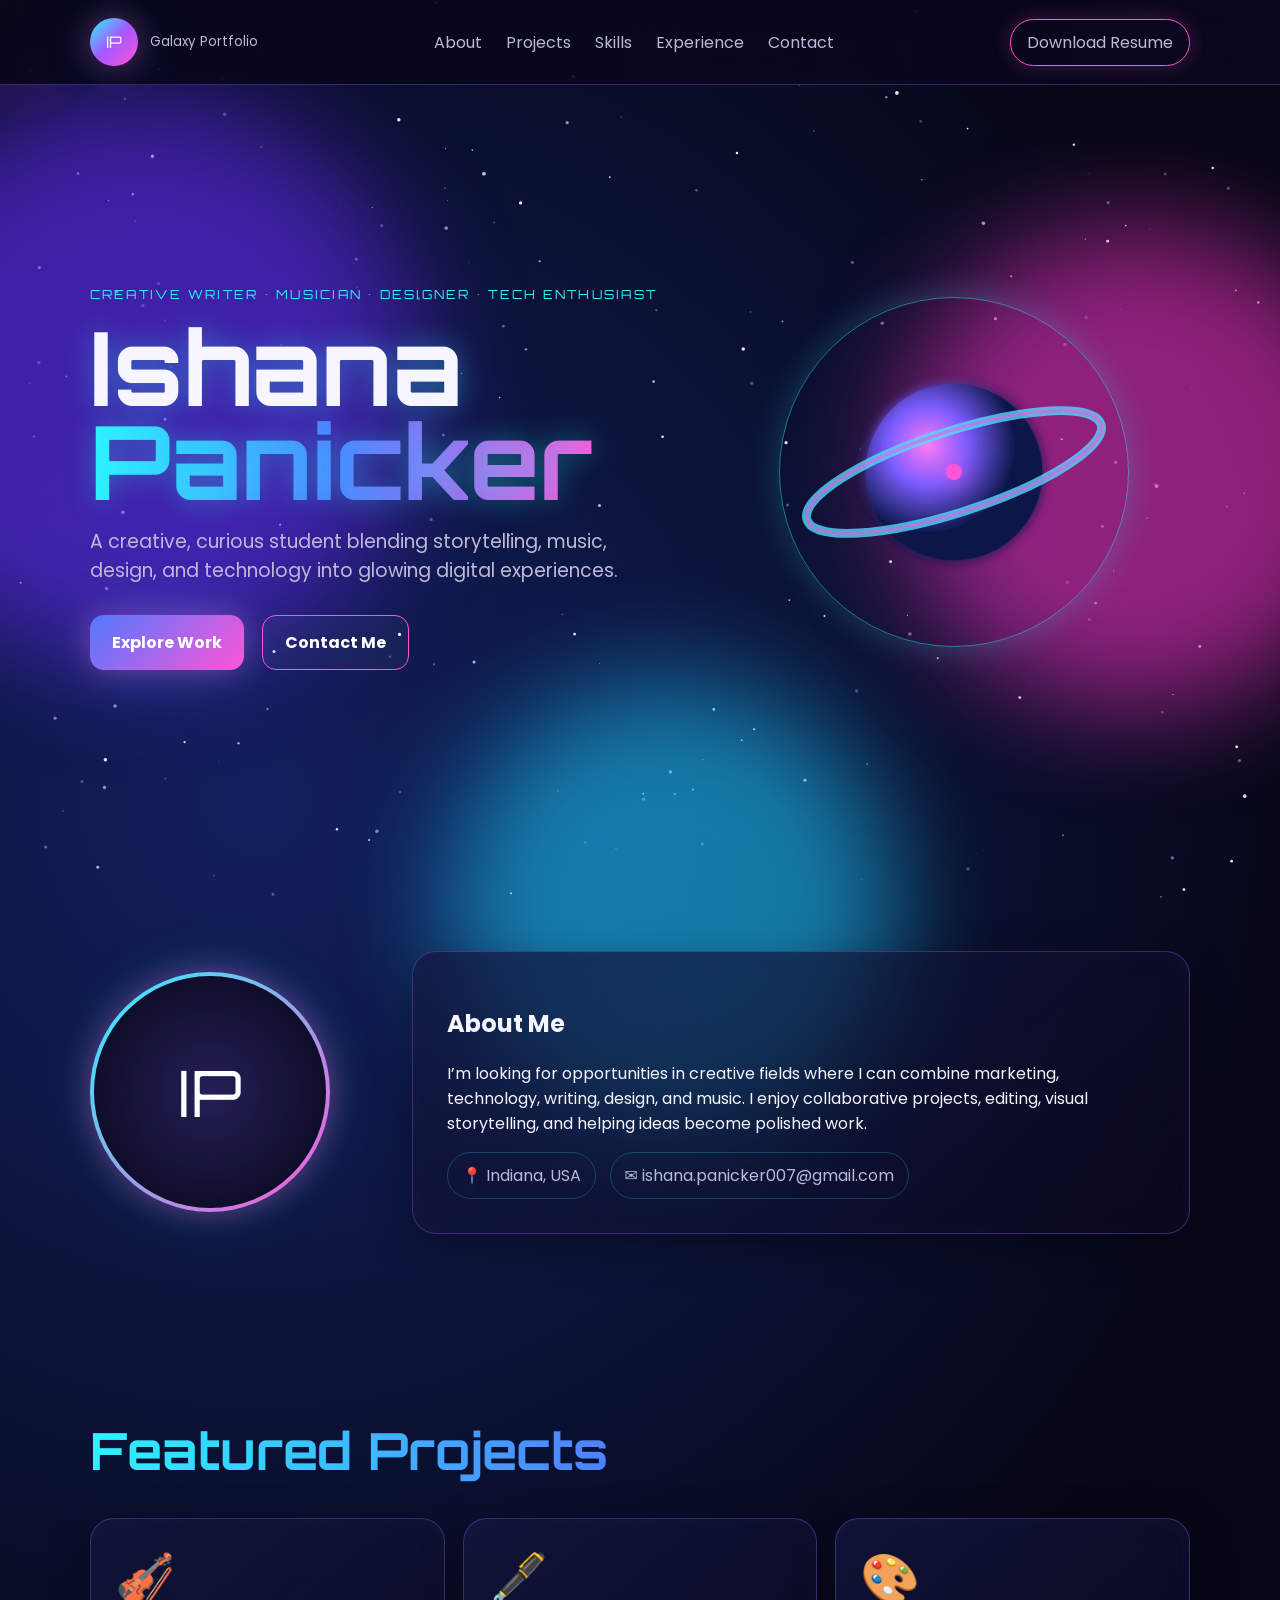
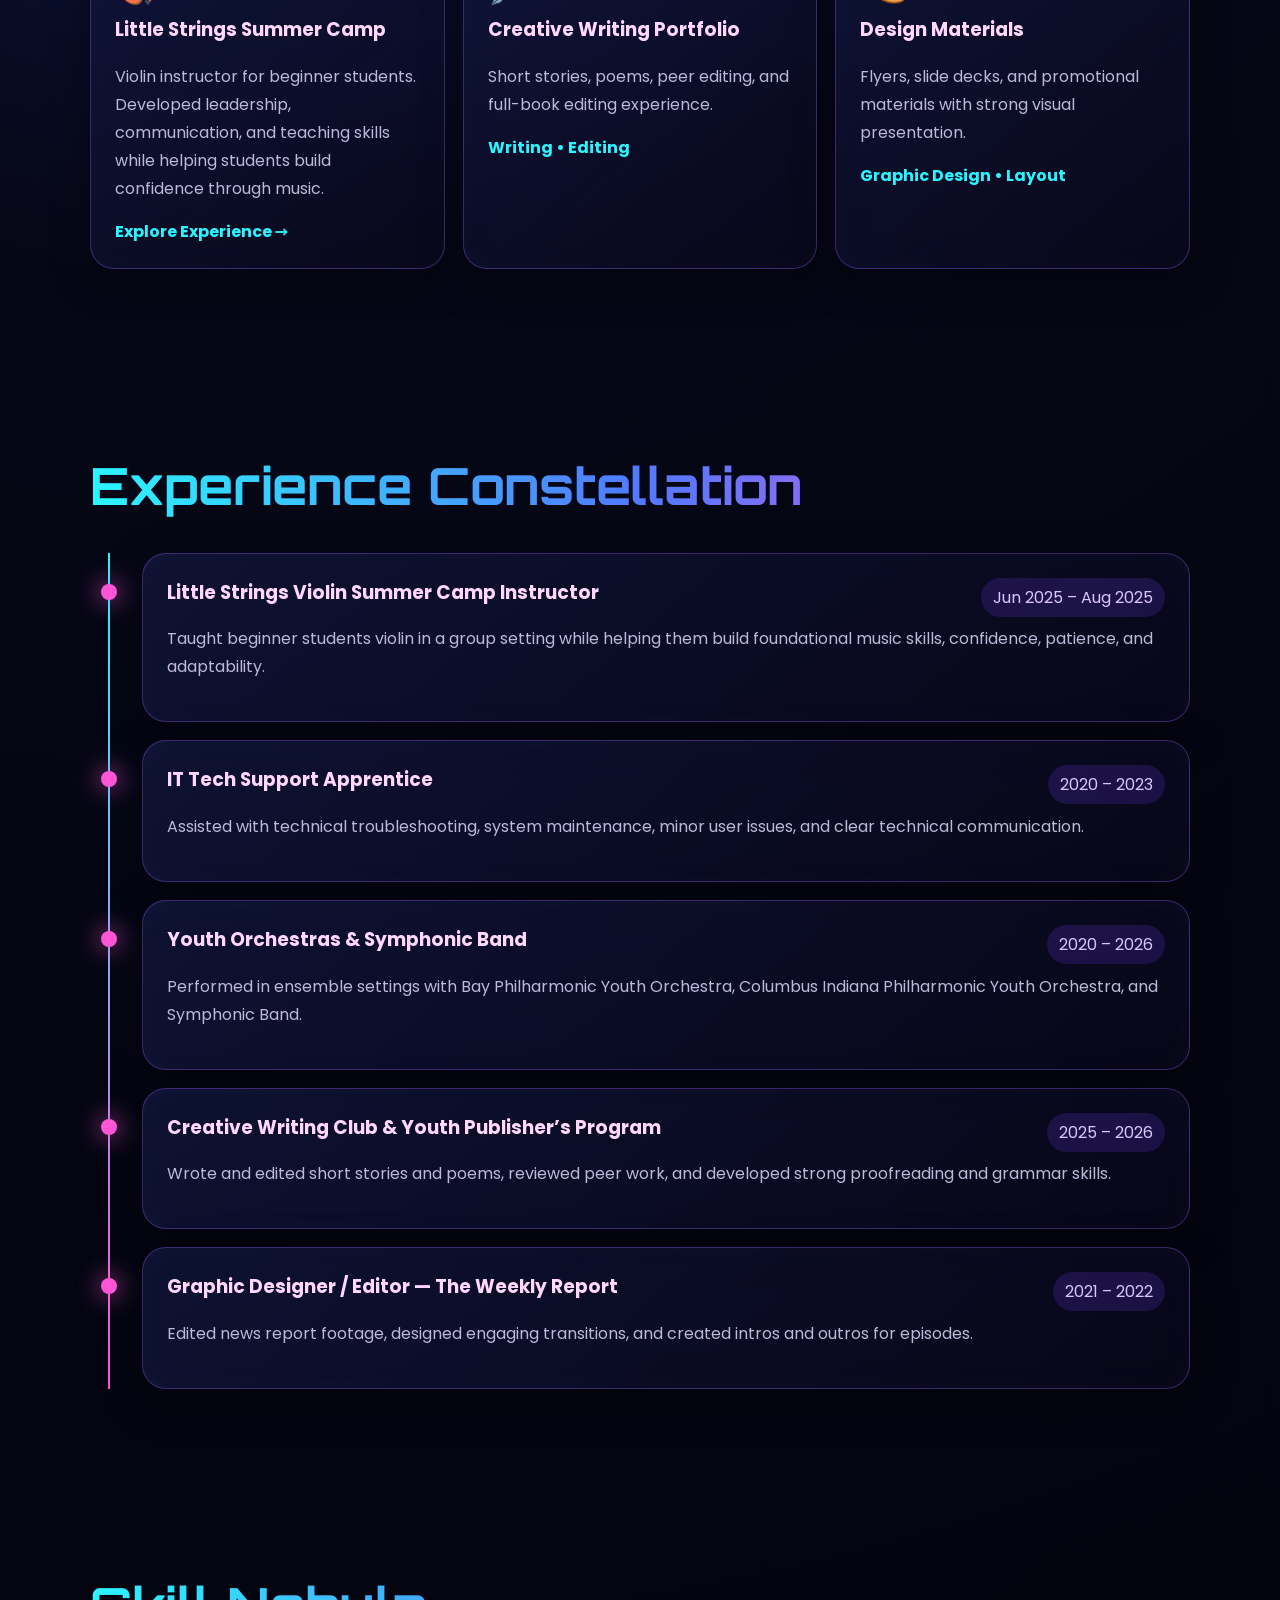
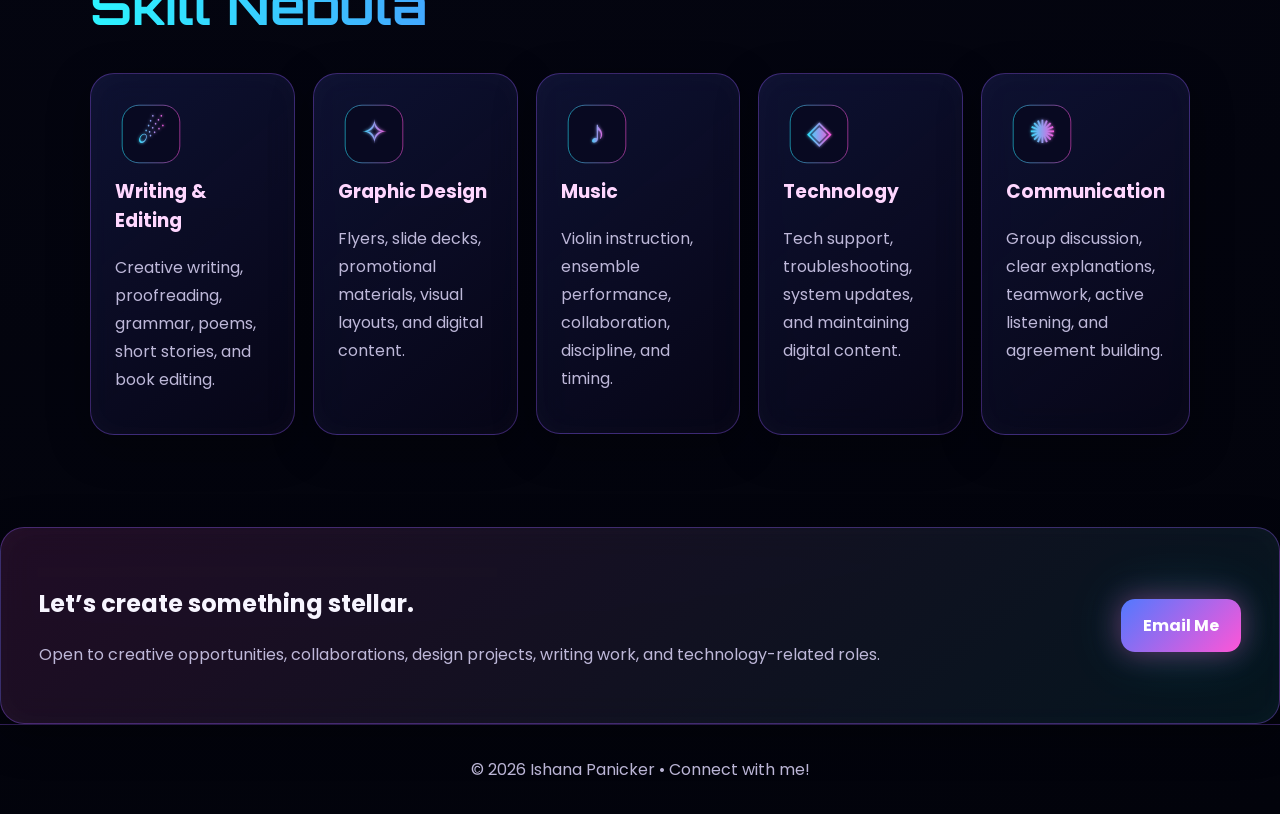
<file: index.html>
<!doctype html>
<html lang="en">
<head>
  <meta charset="utf-8" />
  <meta name="viewport" content="width=device-width, initial-scale=1" />
  <title>Ishana Panicker | Galaxy Portfolio</title>
  <meta name="description" content="Creative portfolio for Ishana Panicker: writing, music, design, and technology." />
  <link rel="preconnect" href="https://fonts.googleapis.com">
  <link rel="preconnect" href="https://fonts.gstatic.com" crossorigin>
  <link href="https://fonts.googleapis.com/css2?family=Orbitron:wght@500;700;900&family=Poppins:wght@300;400;600;700&display=swap" rel="stylesheet">
  <link rel="stylesheet" href="assets/css/galaxy.css" />
  <link rel="stylesheet" href="assets/css/animations.css" />
</head>
<body>
  <canvas id="starfield" aria-hidden="true"></canvas>
  <div class="nebula nebula-one"></div><div class="nebula nebula-two"></div><div class="nebula nebula-three"></div>
  <div class="cursor-glow" id="cursorGlow"></div>

  <header class="topbar">
    <a class="logo" href="#home"><span>IP</span><small>Galaxy Portfolio</small></a>
    <nav>
      <a href="#about">About</a><a href="#projects">Projects</a><a href="#skills">Skills</a><a href="#experience">Experience</a><a href="#contact">Contact</a>
    </nav>
    <a class="resume-link" href="documents/resume.pdf" download>Download Resume</a>
  </header>

  <main>
    <section id="home" class="hero section">
      <div class="hero-copy reveal">
        <p class="eyebrow">Creative Writer • Musician • Designer • Tech Enthusiast</p>
        <h1>Ishana <span>Panicker</span></h1>
        <p class="subtitle">A creative, curious student blending storytelling, music, design, and technology into glowing digital experiences.</p>
        <div class="actions">
          <a href="#projects" class="btn primary">Explore Work</a>
          <a href="#contact" class="btn ghost">Contact Me</a>
        </div>
      </div>
      <div class="hero-art reveal delay-1">
        <img src="assets/images/planet.svg" alt="Neon galaxy planet" />
        <div class="orbit-ring"></div><div class="moon-dot"></div>
      </div>
    </section>

    <section id="about" class="section about-grid">
      <div class="portrait reveal"><div class="portrait-inner">IP</div></div>
      <div class="glass-card reveal delay-1">
        <h2>About Me</h2>
        <p>I’m looking for opportunities in creative fields where I can combine marketing, technology, writing, design, and music. I enjoy collaborative projects, editing, visual storytelling, and helping ideas become polished work.</p>
        <div class="info-pills"><span>📍 Indiana, USA</span><span>✉️ ishana.panicker007@gmail.com</span></div>
      </div>
    </section>
     <section id="projects" class="section">
      <h2 class="section-title reveal">Featured Projects</h2>
      <div class="project-grid">
       <a href="little-strings.html" class="card-link">
  <div class="project-card reveal">
    <div class="project-icon">🎻</div>
    <h3>Little Strings Summer Camp</h3>
    <p>
      Violin instructor for beginner students. Developed leadership,
      communication, and teaching skills while helping students build
      confidence through music.
    </p>
    <span>Explore Experience →</span>
  </div>
</a>
        <article class="project-card reveal"><div class="project-icon">🖋️</div><h3>Creative Writing Portfolio</h3><p>Short stories, poems, peer editing, and full-book editing experience.</p><span>Writing • Editing</span></article>
        <article class="project-card reveal"><div class="project-icon">🎨</div><h3>Design Materials</h3><p>Flyers, slide decks, and promotional materials with strong visual presentation.</p><span>Graphic Design • Layout</span></article>
      </div>
    </section>

    <section id="experience" class="section">
      <h2 class="section-title reveal">Experience Constellation</h2>
      <div class="timeline">
        <article class="timeline-card reveal"><span class="date">Jun 2025 – Aug 2025</span><h3>Little Strings Violin Summer Camp Instructor</h3><p>Taught beginner students violin in a group setting while helping them build foundational music skills, confidence, patience, and adaptability.</p></article>
        <article class="timeline-card reveal"><span class="date">2020 – 2023</span><h3>IT Tech Support Apprentice</h3><p>Assisted with technical troubleshooting, system maintenance, minor user issues, and clear technical communication.</p></article>
        <article class="timeline-card reveal"><span class="date">2020 – 2026</span><h3>Youth Orchestras & Symphonic Band</h3><p>Performed in ensemble settings with Bay Philharmonic Youth Orchestra, Columbus Indiana Philharmonic Youth Orchestra, and Symphonic Band.</p></article>
        <article class="timeline-card reveal"><span class="date">2025 – 2026</span><h3>Creative Writing Club & Youth Publisher’s Program</h3><p>Wrote and edited short stories and poems, reviewed peer work, and developed strong proofreading and grammar skills.</p></article>
        <article class="timeline-card reveal"><span class="date">2021 – 2022</span><h3>Graphic Designer / Editor — The Weekly Report</h3><p>Edited news report footage, designed engaging transitions, and created intros and outros for episodes.</p></article>
      </div>
    </section>

    <section id="skills" class="section">
      <h2 class="section-title reveal">Skill Nebula</h2>
      <div class="skills-grid">
        <div class="skill-card reveal"><img src="assets/icons/write.svg" alt=""><h3>Writing & Editing</h3><p>Creative writing, proofreading, grammar, poems, short stories, and book editing.</p></div>
        <div class="skill-card reveal"><img src="assets/icons/palette.svg" alt=""><h3>Graphic Design</h3><p>Flyers, slide decks, promotional materials, visual layouts, and digital content.</p></div>
      <a href="music.html" class="card-link">
    <div class="skill-card reveal">
        <img src="assets/icons/music.svg" alt="">
        <h3>Music</h3>
        <p>Violin instruction, ensemble performance, collaboration, discipline, and timing.</p>
    </div>
</a>
        <div class="skill-card reveal"><img src="assets/icons/tech.svg" alt=""><h3>Technology</h3><p>Tech support, troubleshooting, system updates, and maintaining digital content.</p></div>
        <div class="skill-card reveal"><img src="assets/icons/team.svg" alt=""><h3>Communication</h3><p>Group discussion, clear explanations, teamwork, active listening, and agreement building.</p></div>
      </div>
    </section>


    <section id="contact" class="section contact-panel reveal">
      <div><h2>Let’s create something stellar.</h2><p>Open to creative opportunities, collaborations, design projects, writing work, and technology-related roles.</p></div>
      <a class="btn primary" href="mailto:ishana.panicker007@gmail.com">Email Me</a>
    </section>
  </main>

  <footer>© 2026 Ishana Panicker • Connect with me!</footer>
  <script src="assets/js/stars.js"></script>
  <script src="assets/js/main.js"></script>
</body>
</html>
</file>
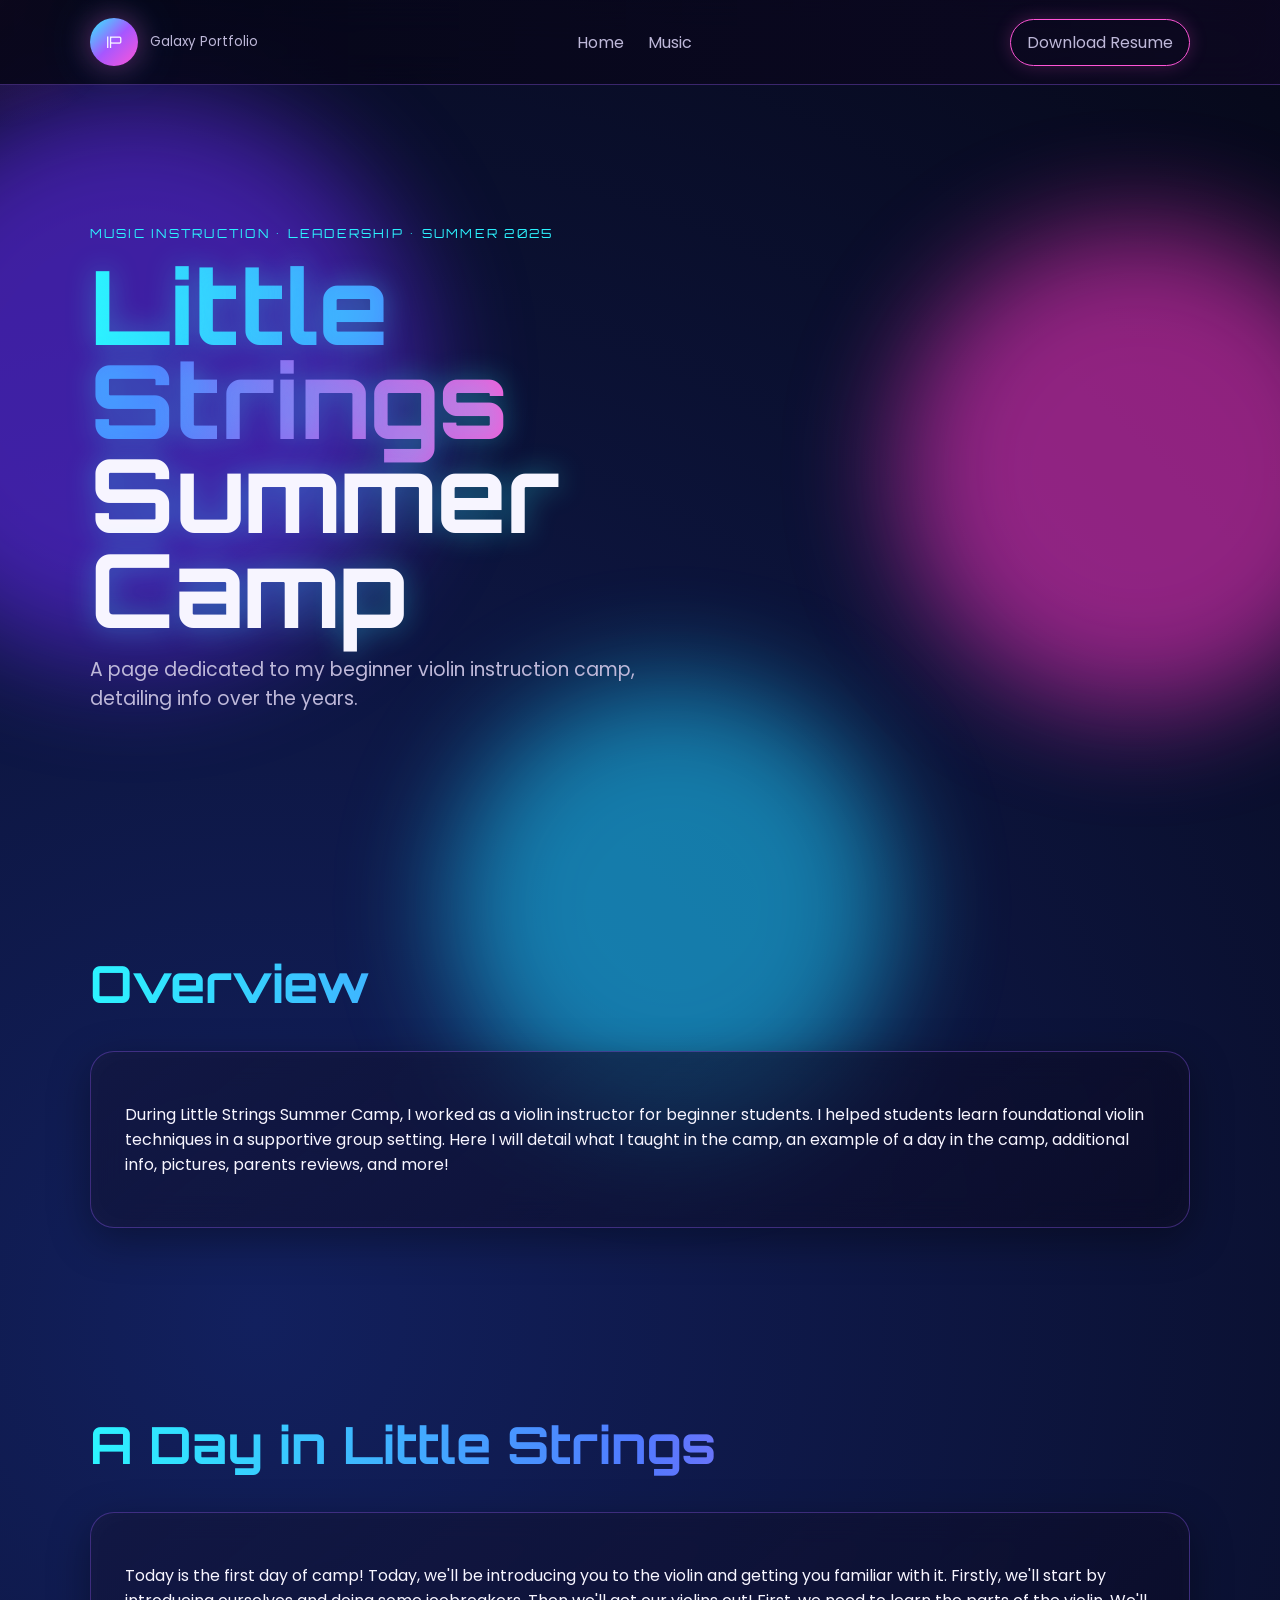
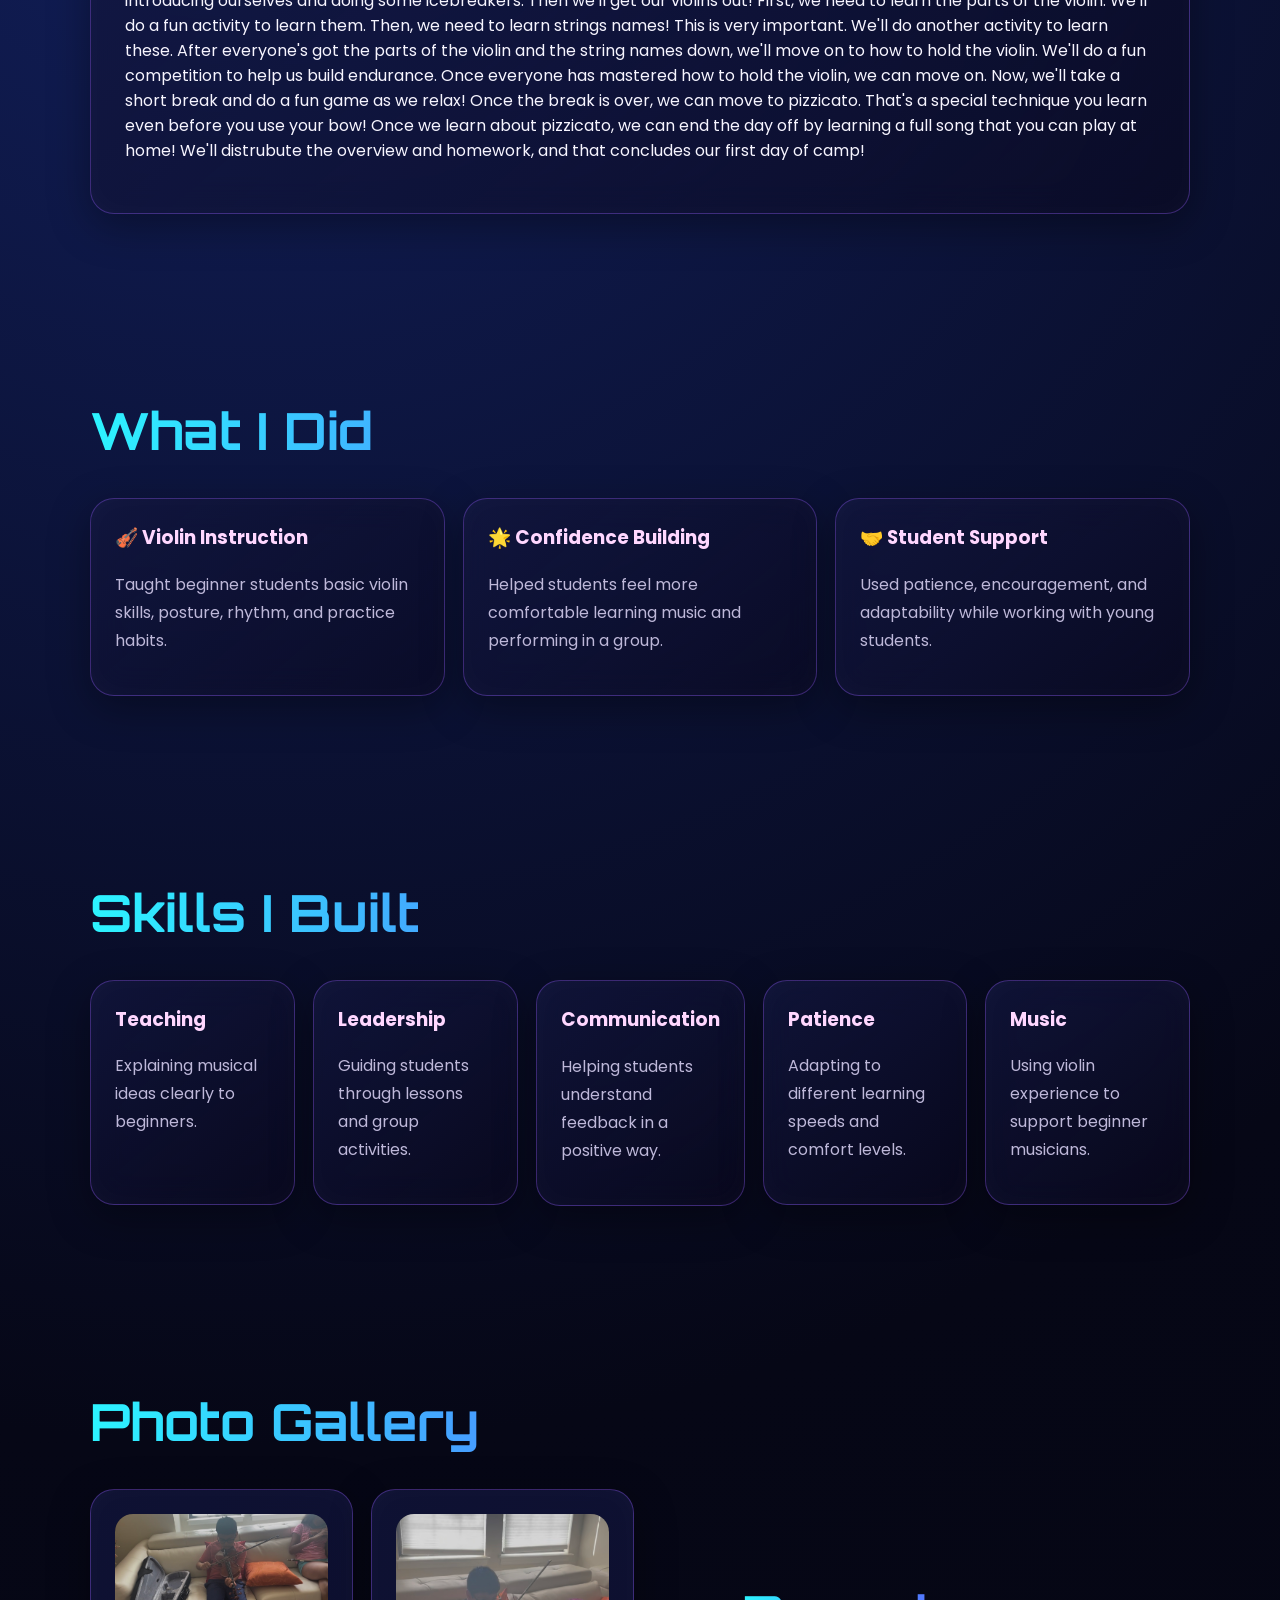
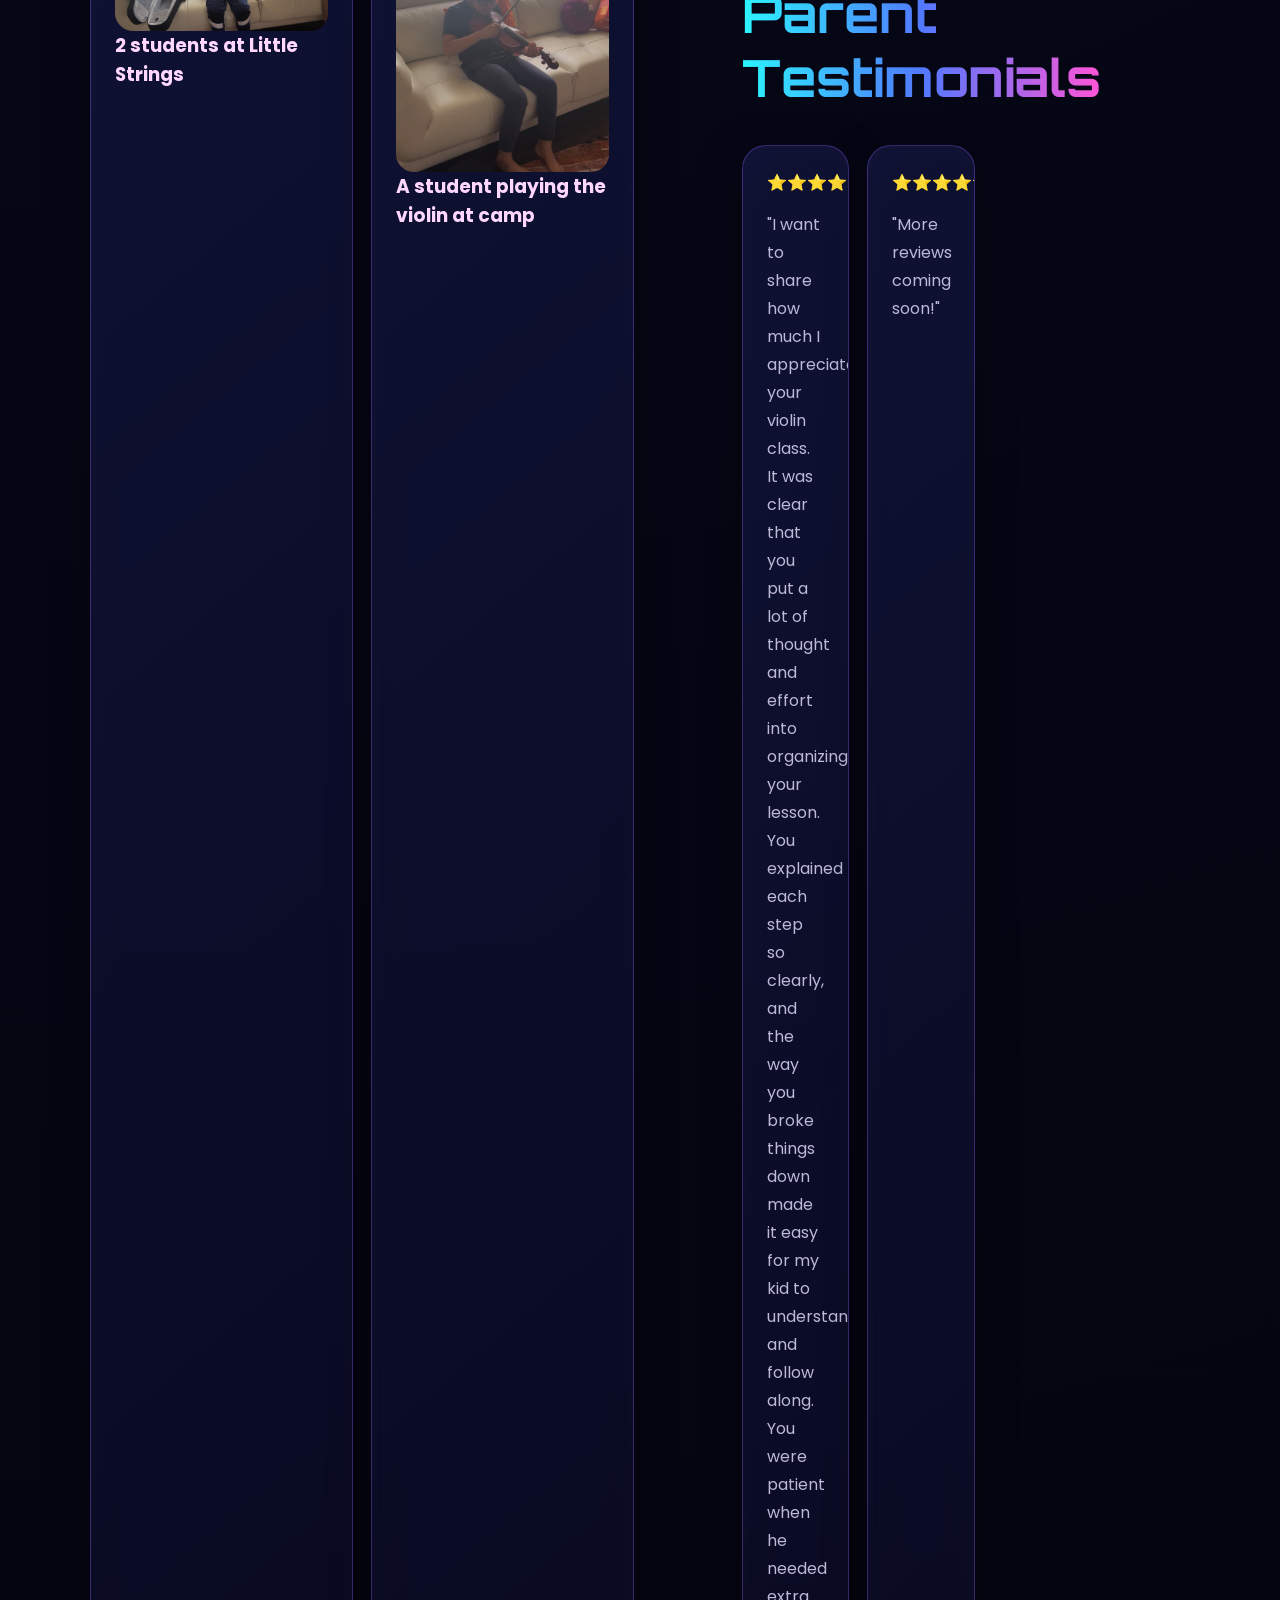
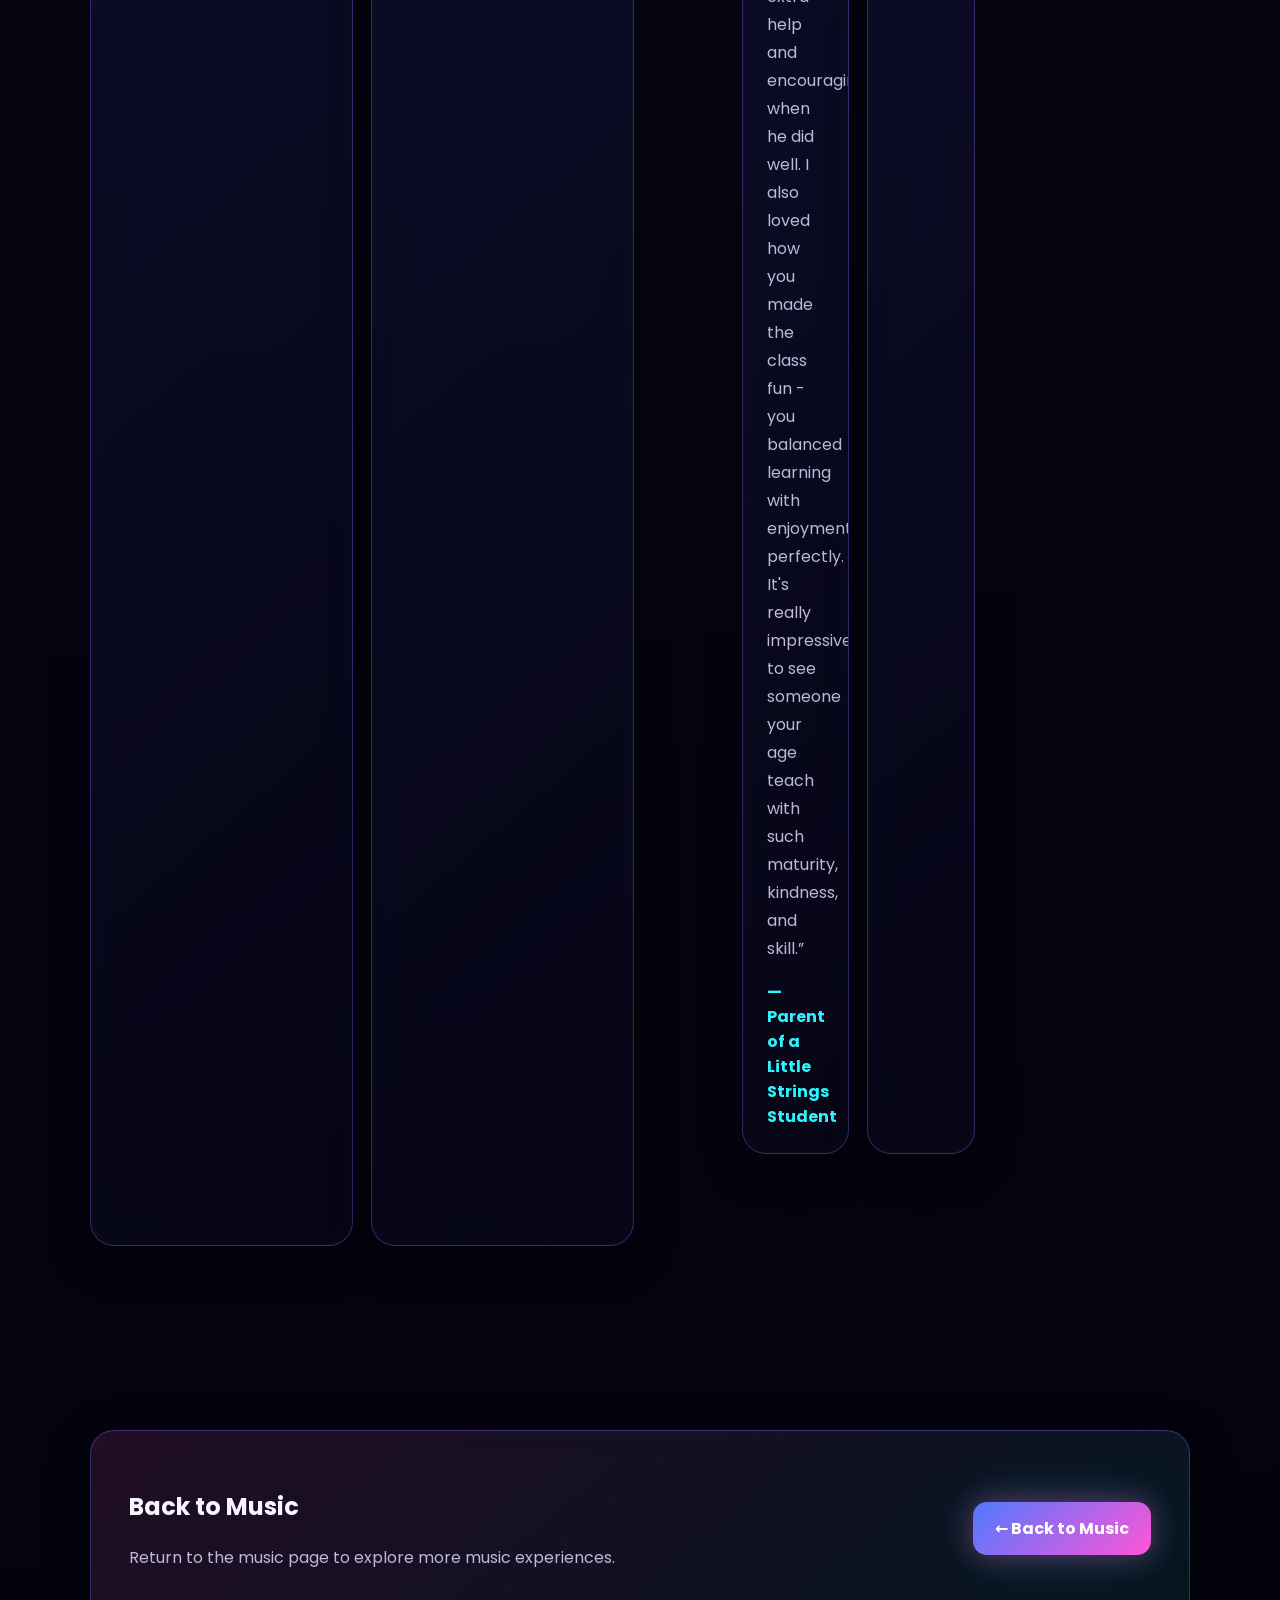
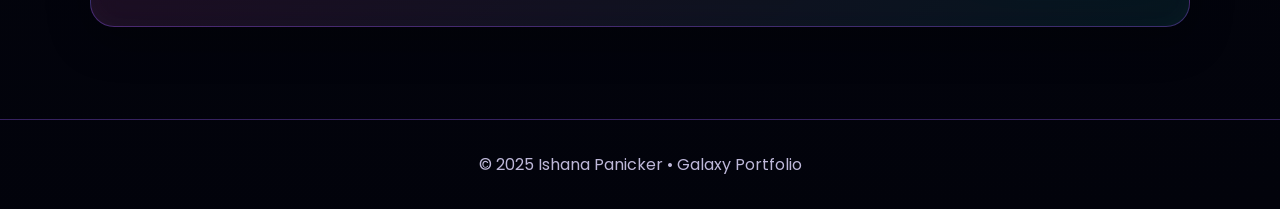
<file: little-strings.html>
<!doctype html>
<html lang="en">
<head>
  <meta charset="utf-8" />
  <meta name="viewport" content="width=device-width, initial-scale=1" />
  <title>Little Strings Violin Summer Camp | Ishana Panicker</title>

  <link rel="preconnect" href="https://fonts.googleapis.com">
  <link rel="preconnect" href="https://fonts.gstatic.com" crossorigin>
  <link href="https://fonts.googleapis.com/css2?family=Orbitron:wght@500;700;900&family=Poppins:wght@300;400;600;700&display=swap" rel="stylesheet">

  <link rel="stylesheet" href="assets/css/galaxy.css" />
  <link rel="stylesheet" href="assets/css/animations.css" />
</head>

<body>
  <canvas id="starfield" aria-hidden="true"></canvas>
  <div class="nebula nebula-one"></div>
  <div class="nebula nebula-two"></div>
  <div class="nebula nebula-three"></div>
  <div class="cursor-glow" id="cursorGlow"></div>

  <header class="topbar">
    <a class="logo" href="index.html"><span>IP</span><small>Galaxy Portfolio</small></a>
    <nav>
      <a href="index.html">Home</a>
      <a href="music.html">Music</a>
    </nav>
    <a class="resume-link" href="documents/resume.pdf" download>Download Resume</a>
  </header>

  <main>
    <section class="hero section">
      <div class="hero-copy reveal">
        <p class="eyebrow">Music Instruction • Leadership • Summer 2025</p>
        <h1><span>Little Strings</span><br>Summer Camp</h1>
        <p class="subtitle">
          A page dedicated to my beginner violin instruction camp, detailing info over the years.
        </p>
      </div>
    </section>

    <section class="section">
      <h2 class="section-title reveal">Overview</h2>
      <div class="glass-card reveal">
        <p>
          During Little Strings Summer Camp, I worked as a violin instructor for beginner students.
          I helped students learn foundational violin techniques in a supportive group setting. 
          Here I will detail what I taught in the camp, an example of a day in the camp, additional info,
          pictures, parents reviews, and more!
    
        </p>
      </div>
    </section>

      <section class="section">
      <h2 class="section-title reveal">A Day in Little Strings</h2>
      <div class="glass-card reveal">
        <p>
          Today is the first day of camp! Today, we'll be introducing you to the violin and getting you familiar with it.
          Firstly, we'll start by introducing ourselves and doing some icebreakers. 
          Then we'll get our violins out! First, we need to learn the parts of the violin. We'll do a fun activity to learn them.
          Then, we need to learn strings names! This is very important. We'll do another activity to learn these.
          After everyone's got the parts of the violin and the string names down, we'll move on to how to hold the violin.
          We'll do a fun competition to help us build endurance. Once everyone has mastered how to hold the violin, we can move on.
          Now, we'll take a short break and do a fun game as we relax!
          Once the break is over, we can move to pizzicato. That's a special technique you learn even before you use your bow!
          Once we learn about pizzicato, we can end the day off by learning a full song that you can play at home!
          We'll distrubute the overview and homework, and that concludes our first day of camp!
      
    
        </p>
      </div>
    </section>

    <section class="section">
      <h2 class="section-title reveal">What I Did</h2>
      <div class="project-grid">
        <div class="project-card reveal">
          <h3>🎻 Violin Instruction</h3>
          <p>Taught beginner students basic violin skills, posture, rhythm, and practice habits.</p>
        </div>

        <div class="project-card reveal">
          <h3>🌟 Confidence Building</h3>
          <p>Helped students feel more comfortable learning music and performing in a group.</p>
        </div>

        <div class="project-card reveal">
          <h3>🤝 Student Support</h3>
          <p>Used patience, encouragement, and adaptability while working with young students.</p>
        </div>
      </div>
    </section>

    <section class="section">
      <h2 class="section-title reveal">Skills I Built</h2>
      <div class="skills-grid">
        <div class="skill-card reveal"><h3>Teaching</h3><p>Explaining musical ideas clearly to beginners.</p></div>
        <div class="skill-card reveal"><h3>Leadership</h3><p>Guiding students through lessons and group activities.</p></div>
        <div class="skill-card reveal"><h3>Communication</h3><p>Helping students understand feedback in a positive way.</p></div>
        <div class="skill-card reveal"><h3>Patience</h3><p>Adapting to different learning speeds and comfort levels.</p></div>
        <div class="skill-card reveal"><h3>Music</h3><p>Using violin experience to support beginner musicians.</p></div>
      </div>
    </section>
    <section class="section">
  <h2 class="section-title reveal">Photo Gallery</h2>

  <div class="project-grid">

    <div class="project-card reveal">
      <img src="assets/images/IMG_2128.jpeg"
           alt="Little Strings Summer Camp">
      <h3>2 students at Little Strings</h3>
    </div>

    <div class="project-card reveal">
      <img src="assets/images/IMG_2130.jpeg"
           alt="Little Strings Summer Camp">
      <h3>A student playing the violin at camp</h3>
    </div>
<section class="section">
  <h2 class="section-title reveal">Parent Testimonials</h2>

  <div class="project-grid">

    <div class="project-card reveal">

      <div class="review-stars">
        ⭐⭐⭐⭐⭐
      </div>

      <p>
        "I want to share how much I appreciated your violin class. It was
clear that you put a lot of thought and effort into organizing your
lesson. You explained each step so clearly, and the way you broke
things down made it easy for my kid to understand and follow
along. You were patient when he needed extra help and
encouraging when he did well. I also loved how you made the class
fun - you balanced learning with enjoyment perfectly. It's really
impressive to see someone your age teach with such maturity,
kindness, and skill.”
      </p>

      <span>— Parent of a Little Strings Student</span>

    </div>

    <div class="project-card reveal">

      <div class="review-stars">
        ⭐⭐⭐⭐⭐
      </div>

      <p>
        "More reviews coming soon!"
      </p>

    </div>

  </div>
</section>
  </div>
</section>

    <section class="section">
      <div class="contact-panel reveal">
        <div>
          <h2>Back to Music</h2>
          <p>Return to the music page to explore more music experiences.</p>
        </div>
        <a class="btn primary" href="music.html">← Back to Music</a>
      </div>
    </section>
  </main>

  <footer>© 2025 Ishana Panicker • Galaxy Portfolio</footer>

  <script src="assets/js/main.js"></script>
</body>
</html>
</file>
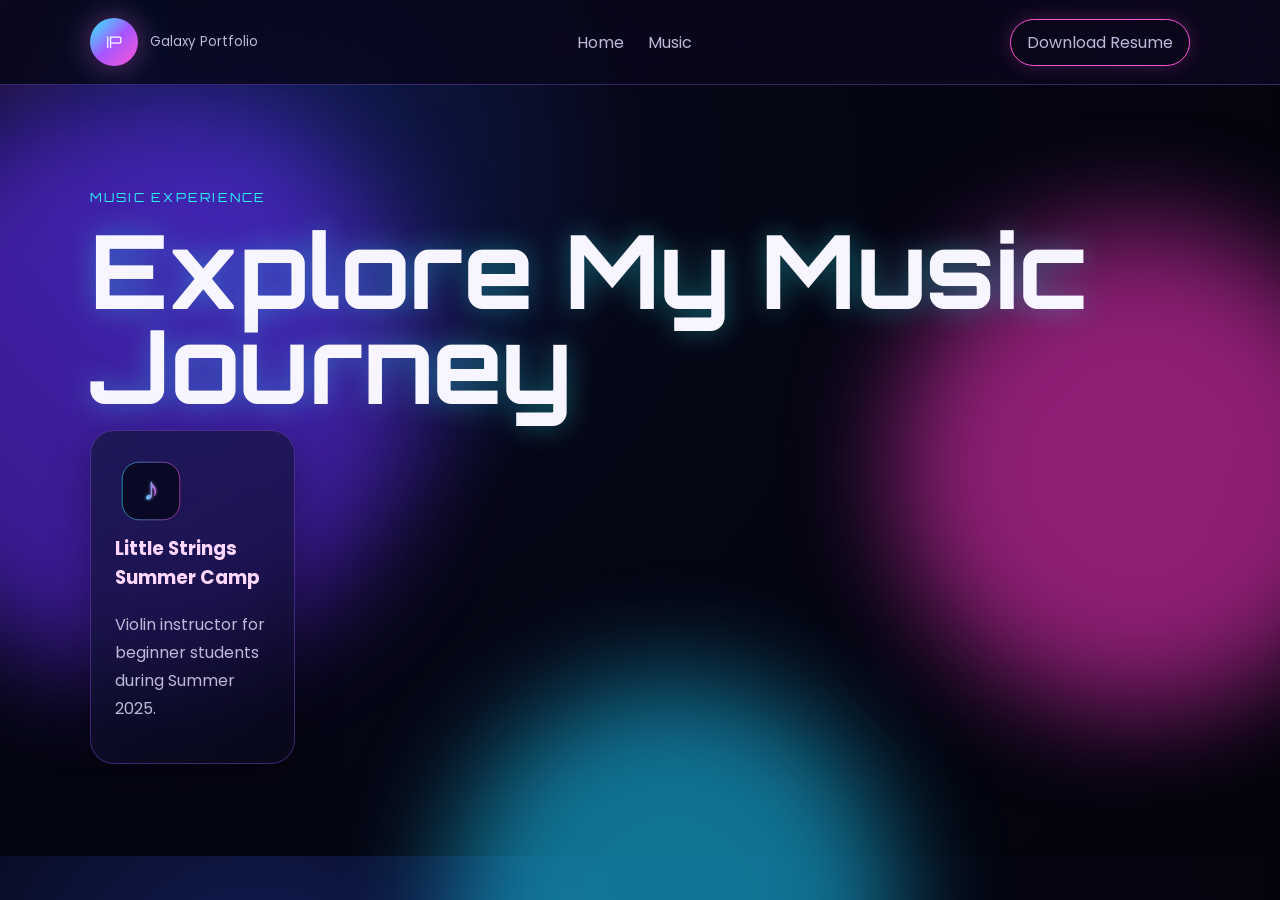
<file: music.html>
<!doctype html>
<html lang="en">
<head>
  <meta charset="utf-8" />
  <meta name="viewport" content="width=device-width, initial-scale=1" />
  <title>Music | Ishana Panicker</title>
  <meta name="description" content="Music experience for Ishana Panicker." />

  <link rel="preconnect" href="https://fonts.googleapis.com">
  <link rel="preconnect" href="https://fonts.gstatic.com" crossorigin>
  <link href="https://fonts.googleapis.com/css2?family=Orbitron:wght@500;700;900&family=Poppins:wght@300;400;600;700&display=swap" rel="stylesheet">

  <link rel="stylesheet" href="assets/css/galaxy.css" />
  <link rel="stylesheet" href="assets/css/animations.css" />
</head>
<body>
  <canvas id="starfield" aria-hidden="true"></canvas>
  <div class="nebula nebula-one"></div>
  <div class="nebula nebula-two"></div>
  <div class="nebula nebula-three"></div>
  <div class="cursor-glow" id="cursorGlow"></div>

  <header class="topbar">
    <a class="logo" href="index.html"><span>IP</span><small>Galaxy Portfolio</small></a>
    <nav>
      <a href="index.html">Home</a>
      <a href="music.html">Music</a>
    </nav>
    <a class="resume-link" href="documents/resume.pdf" download>Download Resume</a>
  </header>

  <main>
    <section class="section">
      <div class="section-heading reveal">
        <p class="eyebrow">Music Experience</p>
        <h1>Explore My Music Journey</h1>
      </div>

      <div class="skills-grid">
        <a href="little-strings.html" class="card-link">
          <div class="skill-card reveal">
            <img src="assets/icons/music.svg" alt="">
            <h3>Little Strings Summer Camp</h3>
            <p>Violin instructor for beginner students during Summer 2025.</p>
          </div>
        </a>
      </div>
    </section>
  </main>

  <script src="assets/js/main.js"></script>
</body>
</html>
</file>
<file: assets/css/galaxy.css>
:root{--bg:#030411;--panel:rgba(12,13,42,.72);--line:rgba(151,95,255,.35);--cyan:#2cf4ff;--blue:#5179ff;--purple:#a657ff;--pink:#ff55d7;--text:#f7f5ff;--muted:#beb8d9;--shadow:0 0 28px rgba(255,85,215,.35),0 0 56px rgba(44,244,255,.18)}*{box-sizing:border-box}html{scroll-behavior:smooth}body{margin:0;background:radial-gradient(circle at 20% 20%,#12205e 0,#060716 32%,#02030b 100%);color:var(--text);font-family:Poppins,system-ui,sans-serif;overflow-x:hidden}#starfield{position:fixed;inset:0;z-index:-5}.nebula{position:fixed;border-radius:50%;filter:blur(55px);opacity:.55;z-index:-4;animation:float 14s ease-in-out infinite}.nebula-one{width:45vw;height:45vw;background:#6b2cff;left:-12vw;top:10vh}.nebula-two{width:38vw;height:38vw;background:#ff35c8;right:-8vw;top:25vh;animation-delay:3s}.nebula-three{width:35vw;height:35vw;background:#1ccfff;left:35vw;bottom:-18vw;animation-delay:6s}.cursor-glow{position:fixed;width:280px;height:280px;border-radius:50%;pointer-events:none;background:radial-gradient(circle,rgba(255,80,220,.16),transparent 65%);z-index:-2;transform:translate(-50%,-50%)}.topbar{position:sticky;top:0;z-index:10;display:flex;align-items:center;justify-content:space-between;padding:18px 7vw;background:linear-gradient(90deg,rgba(4,5,20,.82),rgba(15,8,35,.64));border-bottom:1px solid var(--line);backdrop-filter:blur(18px)}.logo{display:flex;gap:12px;align-items:center;text-decoration:none;color:var(--text)}.logo span{width:48px;height:48px;border-radius:50%;display:grid;place-items:center;background:linear-gradient(135deg,var(--cyan),var(--purple),var(--pink));font-family:Orbitron;box-shadow:var(--shadow)}.logo small{color:var(--muted)}nav{display:flex;gap:24px}nav a,.resume-link{color:var(--muted);text-decoration:none}.resume-link{border:1px solid var(--pink);padding:10px 16px;border-radius:999px;box-shadow:0 0 18px rgba(255,85,215,.22)}nav a:hover,.resume-link:hover{color:#fff;text-shadow:0 0 12px var(--pink)}.section{padding:92px 7vw}.hero{min-height:86vh;display:grid;grid-template-columns:1.1fr .9fr;align-items:center;gap:50px}.eyebrow{color:var(--cyan);letter-spacing:.18em;text-transform:uppercase;font-family:Orbitron;font-size:.78rem}h1{font-family:Orbitron;font-size:clamp(3rem,8vw,7.5rem);line-height:.92;margin:18px 0;text-shadow:0 0 28px rgba(44,244,255,.36)}h1 span,.section-title{background:linear-gradient(90deg,var(--cyan),var(--blue),var(--pink));-webkit-background-clip:text;color:transparent}.subtitle{font-size:1.18rem;color:var(--muted);max-width:680px}.actions{display:flex;gap:18px;margin-top:30px}.btn{display:inline-flex;align-items:center;justify-content:center;text-decoration:none;border-radius:14px;padding:14px 22px;font-weight:700}.primary{color:#fff;background:linear-gradient(135deg,var(--blue),var(--pink));box-shadow:var(--shadow)}.ghost{color:#fff;border:1px solid var(--pink);background:rgba(255,255,255,.03)}.hero-art{position:relative;display:grid;place-items:center}.hero-art img{width:min(78%,430px);animation:pulseGlow 5s ease-in-out infinite}.orbit-ring{position:absolute;width:74%;aspect-ratio:1;border:1px solid rgba(44,244,255,.45);border-radius:50%;animation:spin 18s linear infinite;box-shadow:0 0 35px rgba(44,244,255,.22)}.moon-dot{position:absolute;width:16px;height:16px;border-radius:50%;background:#ff55d7;box-shadow:0 0 22px #ff55d7;animation:orbit 9s linear infinite}.about-grid{display:grid;grid-template-columns:280px 1fr;gap:42px;align-items:center}.portrait{width:240px;height:240px;border-radius:50%;padding:4px;background:linear-gradient(135deg,var(--cyan),var(--pink));box-shadow:var(--shadow)}.portrait-inner{height:100%;border-radius:50%;display:grid;place-items:center;background:radial-gradient(circle,#242057,#050617);font-family:Orbitron;font-size:4rem;color:#fff}.glass-card,.timeline-card,.skill-card,.project-card,.contact-panel{border:1px solid var(--line);background:linear-gradient(140deg,rgba(18,22,62,.74),rgba(10,8,30,.55));box-shadow:0 12px 40px rgba(0,0,0,.35),inset 0 0 30px rgba(255,255,255,.025);backdrop-filter:blur(16px);border-radius:24px}.glass-card{padding:34px}.info-pills{display:flex;gap:14px;flex-wrap:wrap}.info-pills span{border:1px solid rgba(44,244,255,.22);border-radius:999px;padding:10px 14px;color:var(--muted)}.section-title{font-family:Orbitron;font-size:clamp(2rem,4vw,4rem);margin:0 0 36px}.timeline{position:relative;display:grid;gap:18px}.timeline:before{content:"";position:absolute;left:18px;top:0;bottom:0;width:2px;background:linear-gradient(var(--cyan),var(--pink))}.timeline-card{position:relative;margin-left:52px;padding:24px}.timeline-card:before{content:"";position:absolute;left:-42px;top:30px;width:16px;height:16px;border-radius:50%;background:var(--pink);box-shadow:0 0 24px var(--pink)}.date{float:right;color:#d9c5ff;background:rgba(118,63,255,.18);padding:7px 12px;border-radius:999px}.timeline-card h3,.skill-card h3,.project-card h3{margin-top:0;color:#ffd7ff}.timeline-card p,.skill-card p,.project-card p,.contact-panel p{color:var(--muted);line-height:1.75}.skills-grid,.project-grid{display:grid;grid-template-columns:repeat(5,1fr);gap:18px}.skill-card,.project-card{padding:24px;transition:.35s transform,.35s box-shadow}.skill-card:hover,.project-card:hover{transform:translateY(-10px);box-shadow:var(--shadow)}.skill-card img{width:72px}.project-grid{grid-template-columns:repeat(3,1fr)}.project-icon{font-size:3rem}.project-card span{color:var(--cyan);font-weight:700}.contact-panel{display:flex;align-items:center;justify-content:space-between;gap:24px;padding:38px;background-image:linear-gradient(140deg,rgba(255,85,215,.12),rgba(44,244,255,.08))}footer{text-align:center;color:var(--muted);padding:32px;border-top:1px solid var(--line)}@media(max-width:900px){.topbar{position:relative;display:grid;gap:14px}nav{flex-wrap:wrap}.hero,.about-grid{grid-template-columns:1fr}.skills-grid,.project-grid{grid-template-columns:1fr}.date{float:none;display:inline-block;margin-bottom:10px}.contact-panel{display:block}.section{padding:70px 24px}}
.card-link {
    text-decoration: none;
    color: inherit;
    display: block;
}
.project-card img{
    width:100%;
    max-height:420px;
    object-fit:contain;
    border-radius:18px;
    display:block;
    background:rgba(3,4,17,.6);
}

.project-card{
    overflow:hidden;
}
</file>
<file: assets/css/animations.css>
@keyframes float{0%,100%{transform:translate3d(0,0,0) scale(1)}50%{transform:translate3d(30px,-30px,0) scale(1.08)}}@keyframes spin{to{transform:rotate(360deg)}}@keyframes orbit{0%{transform:rotate(0deg) translateX(185px) rotate(0deg)}100%{transform:rotate(360deg) translateX(185px) rotate(-360deg)}}@keyframes pulseGlow{0%,100%{filter:drop-shadow(0 0 18px rgba(255,85,215,.5))}50%{filter:drop-shadow(0 0 55px rgba(44,244,255,.75))}}.reveal{opacity:0;transform:translateY(35px);transition:opacity .9s ease,transform .9s ease}.reveal.visible{opacity:1;transform:none}.delay-1{transition-delay:.15s}.shooting-star{position:fixed;width:140px;height:2px;background:linear-gradient(90deg,transparent,#fff,transparent);filter:drop-shadow(0 0 8px #fff);z-index:-1;animation:shoot 1.4s linear forwards}@keyframes shoot{from{transform:translate(0,0) rotate(-28deg);opacity:1}to{transform:translate(-440px,230px) rotate(-28deg);opacity:0}}
</file>
